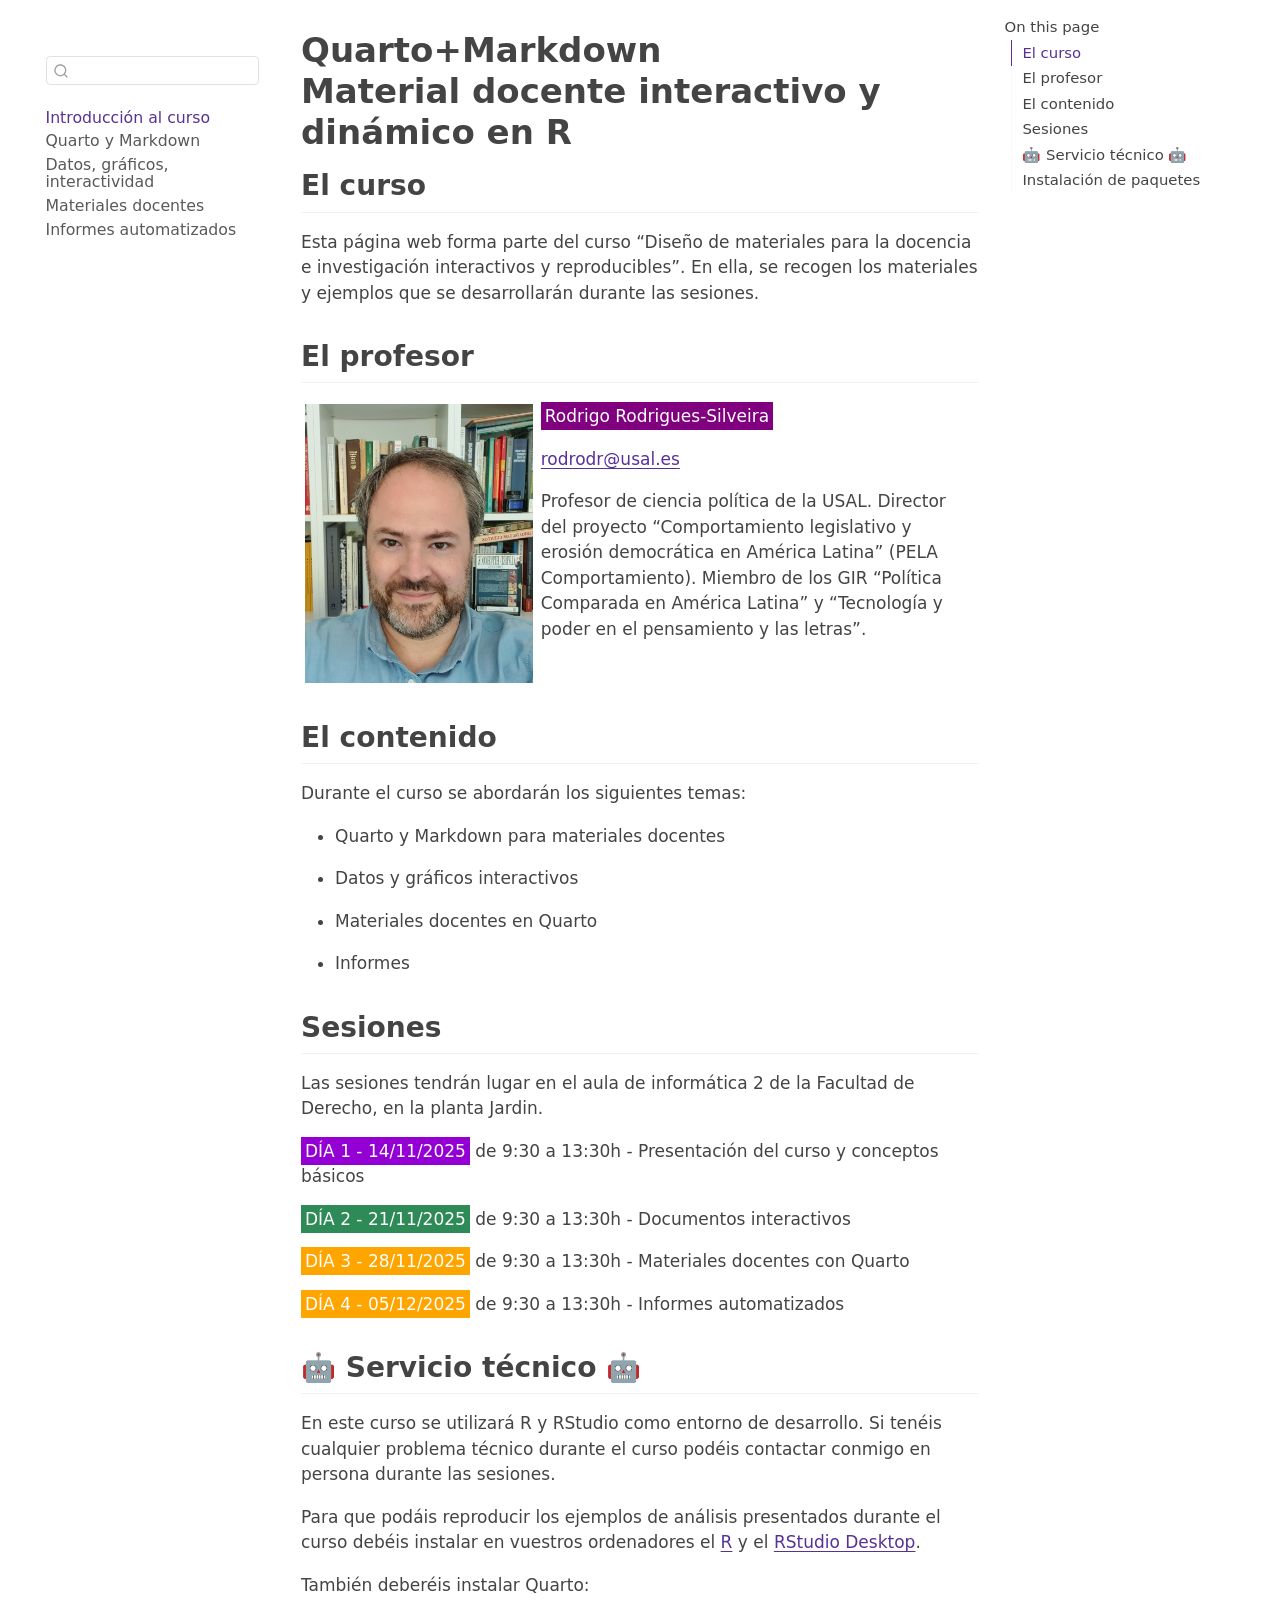
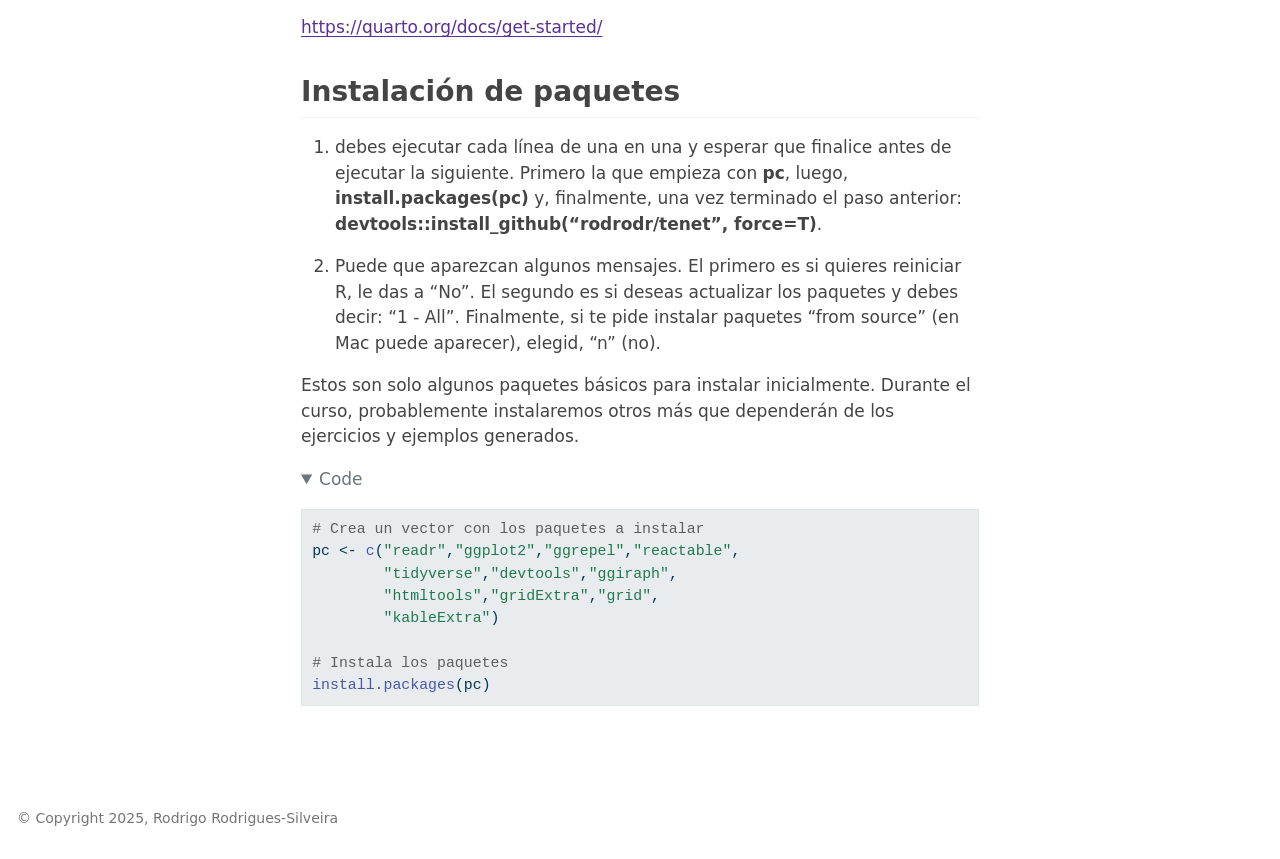
<file: intro.html>
<!DOCTYPE html>
<html xmlns="http://www.w3.org/1999/xhtml" lang="en" xml:lang="en"><head>

<meta charset="utf-8">
<meta name="generator" content="quarto-1.8.24">

<meta name="viewport" content="width=device-width, initial-scale=1.0, user-scalable=yes">


<title>Quarto+Markdown Material docente interactivo y dinámico en R – Quarto+Markdown &lt;br&gt;Materiales docentes</title>
<style>
code{white-space: pre-wrap;}
span.smallcaps{font-variant: small-caps;}
div.columns{display: flex; gap: min(4vw, 1.5em);}
div.column{flex: auto; overflow-x: auto;}
div.hanging-indent{margin-left: 1.5em; text-indent: -1.5em;}
ul.task-list{list-style: none;}
ul.task-list li input[type="checkbox"] {
  width: 0.8em;
  margin: 0 0.8em 0.2em -1em; /* quarto-specific, see https://github.com/quarto-dev/quarto-cli/issues/4556 */ 
  vertical-align: middle;
}
/* CSS for syntax highlighting */
html { -webkit-text-size-adjust: 100%; }
pre > code.sourceCode { white-space: pre; position: relative; }
pre > code.sourceCode > span { display: inline-block; line-height: 1.25; }
pre > code.sourceCode > span:empty { height: 1.2em; }
.sourceCode { overflow: visible; }
code.sourceCode > span { color: inherit; text-decoration: inherit; }
div.sourceCode { margin: 1em 0; }
pre.sourceCode { margin: 0; }
@media screen {
div.sourceCode { overflow: auto; }
}
@media print {
pre > code.sourceCode { white-space: pre-wrap; }
pre > code.sourceCode > span { text-indent: -5em; padding-left: 5em; }
}
pre.numberSource code
  { counter-reset: source-line 0; }
pre.numberSource code > span
  { position: relative; left: -4em; counter-increment: source-line; }
pre.numberSource code > span > a:first-child::before
  { content: counter(source-line);
    position: relative; left: -1em; text-align: right; vertical-align: baseline;
    border: none; display: inline-block;
    -webkit-touch-callout: none; -webkit-user-select: none;
    -khtml-user-select: none; -moz-user-select: none;
    -ms-user-select: none; user-select: none;
    padding: 0 4px; width: 4em;
  }
pre.numberSource { margin-left: 3em;  padding-left: 4px; }
div.sourceCode
  {   }
@media screen {
pre > code.sourceCode > span > a:first-child::before { text-decoration: underline; }
}
</style>


<script src="site_libs/quarto-nav/quarto-nav.js"></script>
<script src="site_libs/quarto-nav/headroom.min.js"></script>
<script src="site_libs/clipboard/clipboard.min.js"></script>
<script src="site_libs/quarto-search/autocomplete.umd.js"></script>
<script src="site_libs/quarto-search/fuse.min.js"></script>
<script src="site_libs/quarto-search/quarto-search.js"></script>
<meta name="quarto:offset" content="./">
<script src="site_libs/quarto-html/quarto.js" type="module"></script>
<script src="site_libs/quarto-html/tabsets/tabsets.js" type="module"></script>
<script src="site_libs/quarto-html/axe/axe-check.js" type="module"></script>
<script src="site_libs/quarto-html/popper.min.js"></script>
<script src="site_libs/quarto-html/tippy.umd.min.js"></script>
<script src="site_libs/quarto-html/anchor.min.js"></script>
<link href="site_libs/quarto-html/tippy.css" rel="stylesheet">
<link href="site_libs/quarto-html/quarto-syntax-highlighting-dc55a5b9e770e841cd82e46aadbfb9b0.css" rel="stylesheet" id="quarto-text-highlighting-styles">
<script src="site_libs/bootstrap/bootstrap.min.js"></script>
<link href="site_libs/bootstrap/bootstrap-icons.css" rel="stylesheet">
<link href="site_libs/bootstrap/bootstrap-9cbc148dd616713867d17a6e6a12d7db.min.css" rel="stylesheet" append-hash="true" id="quarto-bootstrap" data-mode="light">
<script id="quarto-search-options" type="application/json">{
  "location": "sidebar",
  "copy-button": false,
  "collapse-after": 3,
  "panel-placement": "start",
  "type": "textbox",
  "limit": 50,
  "keyboard-shortcut": [
    "f",
    "/",
    "s"
  ],
  "show-item-context": false,
  "language": {
    "search-no-results-text": "No results",
    "search-matching-documents-text": "matching documents",
    "search-copy-link-title": "Copy link to search",
    "search-hide-matches-text": "Hide additional matches",
    "search-more-match-text": "more match in this document",
    "search-more-matches-text": "more matches in this document",
    "search-clear-button-title": "Clear",
    "search-text-placeholder": "",
    "search-detached-cancel-button-title": "Cancel",
    "search-submit-button-title": "Submit",
    "search-label": "Search"
  }
}</script>


<link rel="stylesheet" href="styles.css">
</head>

<body class="nav-sidebar floating quarto-light">

<div id="quarto-search-results"></div>
  <header id="quarto-header" class="headroom fixed-top">
  <nav class="quarto-secondary-nav">
    <div class="container-fluid d-flex">
      <button type="button" class="quarto-btn-toggle btn" data-bs-toggle="collapse" role="button" data-bs-target=".quarto-sidebar-collapse-item" aria-controls="quarto-sidebar" aria-expanded="false" aria-label="Toggle sidebar navigation" onclick="if (window.quartoToggleHeadroom) { window.quartoToggleHeadroom(); }">
        <i class="bi bi-layout-text-sidebar-reverse"></i>
      </button>
        <nav class="quarto-page-breadcrumbs" aria-label="breadcrumb"><ol class="breadcrumb"><li class="breadcrumb-item"><a href="./intro.html">Introducción al curso</a></li></ol></nav>
        <a class="flex-grow-1" role="navigation" data-bs-toggle="collapse" data-bs-target=".quarto-sidebar-collapse-item" aria-controls="quarto-sidebar" aria-expanded="false" aria-label="Toggle sidebar navigation" onclick="if (window.quartoToggleHeadroom) { window.quartoToggleHeadroom(); }">      
        </a>
      <button type="button" class="btn quarto-search-button" aria-label="Search" onclick="window.quartoOpenSearch();">
        <i class="bi bi-search"></i>
      </button>
    </div>
  </nav>
</header>
<!-- content -->
<div id="quarto-content" class="quarto-container page-columns page-rows-contents page-layout-article">
<!-- sidebar -->
  <nav id="quarto-sidebar" class="sidebar collapse collapse-horizontal quarto-sidebar-collapse-item sidebar-navigation floating overflow-auto">
    <div class="pt-lg-2 mt-2 text-left sidebar-header">
      <a href="./index.html" class="sidebar-logo-link">
      </a>
      </div>
        <div class="mt-2 flex-shrink-0 align-items-center">
        <div class="sidebar-search">
        <div id="quarto-search" class="" title="Search"></div>
        </div>
        </div>
    <div class="sidebar-menu-container"> 
    <ul class="list-unstyled mt-1">
        <li class="sidebar-item">
  <div class="sidebar-item-container"> 
  <a href="./intro.html" class="sidebar-item-text sidebar-link active">
 <span class="menu-text">Introducción al curso</span></a>
  </div>
</li>
        <li class="sidebar-item">
  <div class="sidebar-item-container"> 
  <a href="./basico.html" class="sidebar-item-text sidebar-link">
 <span class="menu-text">Quarto y Markdown</span></a>
  </div>
</li>
        <li class="sidebar-item">
  <div class="sidebar-item-container"> 
  <a href="./datos.html" class="sidebar-item-text sidebar-link">
 <span class="menu-text">Datos, gráficos, interactividad</span></a>
  </div>
</li>
        <li class="sidebar-item">
  <div class="sidebar-item-container"> 
  <a href="./materiales.html" class="sidebar-item-text sidebar-link">
 <span class="menu-text">Materiales docentes</span></a>
  </div>
</li>
        <li class="sidebar-item">
  <div class="sidebar-item-container"> 
  <a href="./informes.html" class="sidebar-item-text sidebar-link">
 <span class="menu-text">Informes automatizados</span></a>
  </div>
</li>
    </ul>
    </div>
</nav>
<div id="quarto-sidebar-glass" class="quarto-sidebar-collapse-item" data-bs-toggle="collapse" data-bs-target=".quarto-sidebar-collapse-item"></div>
<!-- margin-sidebar -->
    <div id="quarto-margin-sidebar" class="sidebar margin-sidebar">
        <nav id="TOC" role="doc-toc" class="toc-active">
    <h2 id="toc-title">On this page</h2>
   
  <ul>
  <li><a href="#el-curso" id="toc-el-curso" class="nav-link active" data-scroll-target="#el-curso">El curso</a></li>
  <li><a href="#el-profesor" id="toc-el-profesor" class="nav-link" data-scroll-target="#el-profesor">El profesor</a></li>
  <li><a href="#el-contenido" id="toc-el-contenido" class="nav-link" data-scroll-target="#el-contenido">El contenido</a></li>
  <li><a href="#sesiones" id="toc-sesiones" class="nav-link" data-scroll-target="#sesiones">Sesiones</a></li>
  <li><a href="#servicio-técnico" id="toc-servicio-técnico" class="nav-link" data-scroll-target="#servicio-técnico">🤖 Servicio técnico 🤖</a></li>
  <li><a href="#instalación-de-paquetes" id="toc-instalación-de-paquetes" class="nav-link" data-scroll-target="#instalación-de-paquetes">Instalación de paquetes</a></li>
  </ul>
</nav>
    </div>
<!-- main -->
<main class="content" id="quarto-document-content">

<header id="title-block-header" class="quarto-title-block default">
<div class="quarto-title">
<h1 class="title"><b>Quarto+Markdown</b><br> Material docente interactivo y dinámico en R</h1>
</div>



<div class="quarto-title-meta">

    
  
    
  </div>
  


</header>


<section id="el-curso" class="level2">
<h2 class="anchored" data-anchor-id="el-curso">El curso</h2>
<p>Esta página web forma parte del curso “Diseño de materiales para la docencia e investigación interactivos y reproducibles”. En ella, se recogen los materiales y ejemplos que se desarrollarán durante las sesiones.</p>
</section>
<section id="el-profesor" class="level2">
<h2 class="anchored" data-anchor-id="el-profesor">El profesor</h2>
<table cellpadding="4">
<tbody><tr>
<td valign="top">
<img src="foto_rodrigo2.jpg" class="img-fluid">
</td>
<td valign="top">
<p><span style="background-color:purple;color:white;padding:4px;">Rodrigo Rodrigues-Silveira</span></p>
<p><a href="mailto:rodrodr@usal.es">rodrodr@usal.es</a></p>
Profesor de ciencia política de la USAL. Director del proyecto “Comportamiento legislativo y erosión democrática en América Latina” (PELA Comportamiento). Miembro de los GIR “Política Comparada en América Latina” y “Tecnología y poder en el pensamiento y las letras”.
</td>
</tr>
</tbody></table>
</section>
<section id="el-contenido" class="level2">
<h2 class="anchored" data-anchor-id="el-contenido">El contenido</h2>
<p>Durante el curso se abordarán los siguientes temas:</p>
<ul>
<li><p><span style="background: url(https://s2.svgbox.net/pen-brushes.svg?ic=brush-1&amp;color=orange);">Quarto y Markdown</span> para materiales docentes</p></li>
<li><p>Datos y gráficos <span style="background: url(https://s2.svgbox.net/pen-brushes.svg?ic=brush-2&amp;color=pink);">interactivos</span></p></li>
<li><p>Materiales docentes en Quarto</p></li>
<li><p>Informes <span style="background: url(https://s2.svgbox.net/pen-brushes.svg?ic=brush-3&amp;color=purple);color:white"><b>automatizados</b></span></p></li>
</ul>
</section>
<section id="sesiones" class="level2">
<h2 class="anchored" data-anchor-id="sesiones">Sesiones</h2>
<p>Las sesiones tendrán lugar en el aula de informática 2 de la Facultad de Derecho, en la planta Jardin.</p>
<p><span style="background-color:darkviolet;color:white;padding:4px;">DÍA 1 - 14/11/2025</span> de 9:30 a 13:30h - Presentación del curso y conceptos básicos</p>
<p><span style="background-color:seagreen;color:white;padding:4px; ">DÍA 2 - 21/11/2025</span> de 9:30 a 13:30h - Documentos interactivos</p>
<p><span style="background-color:orange;color:white;padding:4px;">DÍA 3 - 28/11/2025</span> de 9:30 a 13:30h - Materiales docentes con Quarto</p>
<p><span style="background-color:orange;color:white;padding:4px;">DÍA 4 - 05/12/2025</span> de 9:30 a 13:30h - Informes automatizados</p>
</section>
<section id="servicio-técnico" class="level2">
<h2 class="anchored" data-anchor-id="servicio-técnico">🤖 Servicio técnico 🤖</h2>
<p>En este curso se utilizará R y RStudio como entorno de desarrollo. Si tenéis cualquier problema técnico durante el curso podéis contactar conmigo en persona durante las sesiones.</p>
<p>Para que podáis reproducir los ejemplos de análisis presentados durante el curso debéis instalar en vuestros ordenadores el <a href="https://cran.r-project.org/">R</a> y el <a href="https://posit.co/downloads/">RStudio Desktop</a>.</p>
<p>También deberéis instalar Quarto:</p>
<p><a href="https://quarto.org/docs/get-started/" target="_blank">https://quarto.org/docs/get-started/</a></p>
</section>
<section id="instalación-de-paquetes" class="level2">
<h2 class="anchored" data-anchor-id="instalación-de-paquetes">Instalación de paquetes</h2>
<ol type="1">
<li><p>debes ejecutar cada línea de una en una y esperar que finalice antes de ejecutar la siguiente. Primero la que empieza con <strong>pc</strong>, luego, <strong>install.packages(pc)</strong> y, finalmente, una vez terminado el paso anterior: <strong>devtools::install_github(“rodrodr/tenet”, force=T)</strong>.</p></li>
<li><p>Puede que aparezcan algunos mensajes. El primero es si quieres reiniciar R, le das a “No”. El segundo es si deseas actualizar los paquetes y debes decir: “1 - All”. Finalmente, si te pide instalar paquetes “from source” (en Mac puede aparecer), elegid, “n” (no).</p></li>
</ol>
<p>Estos son solo algunos paquetes básicos para instalar inicialmente. Durante el curso, probablemente instalaremos otros más que dependerán de los ejercicios y ejemplos generados.</p>
<div class="cell">
<details open="" class="code-fold">
<summary>Code</summary>
<div class="code-copy-outer-scaffold"><div class="sourceCode cell-code" id="cb1"><pre class="sourceCode r code-with-copy"><code class="sourceCode r"><span id="cb1-1"><a href="#cb1-1" aria-hidden="true" tabindex="-1"></a><span class="co"># Crea un vector con los paquetes a instalar</span></span>
<span id="cb1-2"><a href="#cb1-2" aria-hidden="true" tabindex="-1"></a>pc <span class="ot">&lt;-</span> <span class="fu">c</span>(<span class="st">"readr"</span>,<span class="st">"ggplot2"</span>,<span class="st">"ggrepel"</span>,<span class="st">"reactable"</span>,</span>
<span id="cb1-3"><a href="#cb1-3" aria-hidden="true" tabindex="-1"></a>        <span class="st">"tidyverse"</span>,<span class="st">"devtools"</span>,<span class="st">"ggiraph"</span>,</span>
<span id="cb1-4"><a href="#cb1-4" aria-hidden="true" tabindex="-1"></a>        <span class="st">"htmltools"</span>,<span class="st">"gridExtra"</span>,<span class="st">"grid"</span>,</span>
<span id="cb1-5"><a href="#cb1-5" aria-hidden="true" tabindex="-1"></a>        <span class="st">"kableExtra"</span>)</span>
<span id="cb1-6"><a href="#cb1-6" aria-hidden="true" tabindex="-1"></a></span>
<span id="cb1-7"><a href="#cb1-7" aria-hidden="true" tabindex="-1"></a><span class="co"># Instala los paquetes</span></span>
<span id="cb1-8"><a href="#cb1-8" aria-hidden="true" tabindex="-1"></a><span class="fu">install.packages</span>(pc)</span></code></pre></div><button title="Copy to Clipboard" class="code-copy-button"><i class="bi"></i></button></div>
</details>
</div>


</section>

</main> <!-- /main -->
<script id="quarto-html-after-body" type="application/javascript">
  window.document.addEventListener("DOMContentLoaded", function (event) {
    const icon = "";
    const anchorJS = new window.AnchorJS();
    anchorJS.options = {
      placement: 'right',
      icon: icon
    };
    anchorJS.add('.anchored');
    const isCodeAnnotation = (el) => {
      for (const clz of el.classList) {
        if (clz.startsWith('code-annotation-')) {                     
          return true;
        }
      }
      return false;
    }
    const onCopySuccess = function(e) {
      // button target
      const button = e.trigger;
      // don't keep focus
      button.blur();
      // flash "checked"
      button.classList.add('code-copy-button-checked');
      var currentTitle = button.getAttribute("title");
      button.setAttribute("title", "Copied!");
      let tooltip;
      if (window.bootstrap) {
        button.setAttribute("data-bs-toggle", "tooltip");
        button.setAttribute("data-bs-placement", "left");
        button.setAttribute("data-bs-title", "Copied!");
        tooltip = new bootstrap.Tooltip(button, 
          { trigger: "manual", 
            customClass: "code-copy-button-tooltip",
            offset: [0, -8]});
        tooltip.show();    
      }
      setTimeout(function() {
        if (tooltip) {
          tooltip.hide();
          button.removeAttribute("data-bs-title");
          button.removeAttribute("data-bs-toggle");
          button.removeAttribute("data-bs-placement");
        }
        button.setAttribute("title", currentTitle);
        button.classList.remove('code-copy-button-checked');
      }, 1000);
      // clear code selection
      e.clearSelection();
    }
    const getTextToCopy = function(trigger) {
      const outerScaffold = trigger.parentElement.cloneNode(true);
      const codeEl = outerScaffold.querySelector('code');
      for (const childEl of codeEl.children) {
        if (isCodeAnnotation(childEl)) {
          childEl.remove();
        }
      }
      return codeEl.innerText;
    }
    const clipboard = new window.ClipboardJS('.code-copy-button:not([data-in-quarto-modal])', {
      text: getTextToCopy
    });
    clipboard.on('success', onCopySuccess);
    if (window.document.getElementById('quarto-embedded-source-code-modal')) {
      const clipboardModal = new window.ClipboardJS('.code-copy-button[data-in-quarto-modal]', {
        text: getTextToCopy,
        container: window.document.getElementById('quarto-embedded-source-code-modal')
      });
      clipboardModal.on('success', onCopySuccess);
    }
      var localhostRegex = new RegExp(/^(?:http|https):\/\/localhost\:?[0-9]*\//);
      var mailtoRegex = new RegExp(/^mailto:/);
        var filterRegex = new RegExp('/' + window.location.host + '/');
      var isInternal = (href) => {
          return filterRegex.test(href) || localhostRegex.test(href) || mailtoRegex.test(href);
      }
      // Inspect non-navigation links and adorn them if external
     var links = window.document.querySelectorAll('a[href]:not(.nav-link):not(.navbar-brand):not(.toc-action):not(.sidebar-link):not(.sidebar-item-toggle):not(.pagination-link):not(.no-external):not([aria-hidden]):not(.dropdown-item):not(.quarto-navigation-tool):not(.about-link)');
      for (var i=0; i<links.length; i++) {
        const link = links[i];
        if (!isInternal(link.href)) {
          // undo the damage that might have been done by quarto-nav.js in the case of
          // links that we want to consider external
          if (link.dataset.originalHref !== undefined) {
            link.href = link.dataset.originalHref;
          }
        }
      }
    function tippyHover(el, contentFn, onTriggerFn, onUntriggerFn) {
      const config = {
        allowHTML: true,
        maxWidth: 500,
        delay: 100,
        arrow: false,
        appendTo: function(el) {
            return el.parentElement;
        },
        interactive: true,
        interactiveBorder: 10,
        theme: 'quarto',
        placement: 'bottom-start',
      };
      if (contentFn) {
        config.content = contentFn;
      }
      if (onTriggerFn) {
        config.onTrigger = onTriggerFn;
      }
      if (onUntriggerFn) {
        config.onUntrigger = onUntriggerFn;
      }
      window.tippy(el, config); 
    }
    const noterefs = window.document.querySelectorAll('a[role="doc-noteref"]');
    for (var i=0; i<noterefs.length; i++) {
      const ref = noterefs[i];
      tippyHover(ref, function() {
        // use id or data attribute instead here
        let href = ref.getAttribute('data-footnote-href') || ref.getAttribute('href');
        try { href = new URL(href).hash; } catch {}
        const id = href.replace(/^#\/?/, "");
        const note = window.document.getElementById(id);
        if (note) {
          return note.innerHTML;
        } else {
          return "";
        }
      });
    }
    const xrefs = window.document.querySelectorAll('a.quarto-xref');
    const processXRef = (id, note) => {
      // Strip column container classes
      const stripColumnClz = (el) => {
        el.classList.remove("page-full", "page-columns");
        if (el.children) {
          for (const child of el.children) {
            stripColumnClz(child);
          }
        }
      }
      stripColumnClz(note)
      if (id === null || id.startsWith('sec-')) {
        // Special case sections, only their first couple elements
        const container = document.createElement("div");
        if (note.children && note.children.length > 2) {
          container.appendChild(note.children[0].cloneNode(true));
          for (let i = 1; i < note.children.length; i++) {
            const child = note.children[i];
            if (child.tagName === "P" && child.innerText === "") {
              continue;
            } else {
              container.appendChild(child.cloneNode(true));
              break;
            }
          }
          if (window.Quarto?.typesetMath) {
            window.Quarto.typesetMath(container);
          }
          return container.innerHTML
        } else {
          if (window.Quarto?.typesetMath) {
            window.Quarto.typesetMath(note);
          }
          return note.innerHTML;
        }
      } else {
        // Remove any anchor links if they are present
        const anchorLink = note.querySelector('a.anchorjs-link');
        if (anchorLink) {
          anchorLink.remove();
        }
        if (window.Quarto?.typesetMath) {
          window.Quarto.typesetMath(note);
        }
        if (note.classList.contains("callout")) {
          return note.outerHTML;
        } else {
          return note.innerHTML;
        }
      }
    }
    for (var i=0; i<xrefs.length; i++) {
      const xref = xrefs[i];
      tippyHover(xref, undefined, function(instance) {
        instance.disable();
        let url = xref.getAttribute('href');
        let hash = undefined; 
        if (url.startsWith('#')) {
          hash = url;
        } else {
          try { hash = new URL(url).hash; } catch {}
        }
        if (hash) {
          const id = hash.replace(/^#\/?/, "");
          const note = window.document.getElementById(id);
          if (note !== null) {
            try {
              const html = processXRef(id, note.cloneNode(true));
              instance.setContent(html);
            } finally {
              instance.enable();
              instance.show();
            }
          } else {
            // See if we can fetch this
            fetch(url.split('#')[0])
            .then(res => res.text())
            .then(html => {
              const parser = new DOMParser();
              const htmlDoc = parser.parseFromString(html, "text/html");
              const note = htmlDoc.getElementById(id);
              if (note !== null) {
                const html = processXRef(id, note);
                instance.setContent(html);
              } 
            }).finally(() => {
              instance.enable();
              instance.show();
            });
          }
        } else {
          // See if we can fetch a full url (with no hash to target)
          // This is a special case and we should probably do some content thinning / targeting
          fetch(url)
          .then(res => res.text())
          .then(html => {
            const parser = new DOMParser();
            const htmlDoc = parser.parseFromString(html, "text/html");
            const note = htmlDoc.querySelector('main.content');
            if (note !== null) {
              // This should only happen for chapter cross references
              // (since there is no id in the URL)
              // remove the first header
              if (note.children.length > 0 && note.children[0].tagName === "HEADER") {
                note.children[0].remove();
              }
              const html = processXRef(null, note);
              instance.setContent(html);
            } 
          }).finally(() => {
            instance.enable();
            instance.show();
          });
        }
      }, function(instance) {
      });
    }
        let selectedAnnoteEl;
        const selectorForAnnotation = ( cell, annotation) => {
          let cellAttr = 'data-code-cell="' + cell + '"';
          let lineAttr = 'data-code-annotation="' +  annotation + '"';
          const selector = 'span[' + cellAttr + '][' + lineAttr + ']';
          return selector;
        }
        const selectCodeLines = (annoteEl) => {
          const doc = window.document;
          const targetCell = annoteEl.getAttribute("data-target-cell");
          const targetAnnotation = annoteEl.getAttribute("data-target-annotation");
          const annoteSpan = window.document.querySelector(selectorForAnnotation(targetCell, targetAnnotation));
          const lines = annoteSpan.getAttribute("data-code-lines").split(",");
          const lineIds = lines.map((line) => {
            return targetCell + "-" + line;
          })
          let top = null;
          let height = null;
          let parent = null;
          if (lineIds.length > 0) {
              //compute the position of the single el (top and bottom and make a div)
              const el = window.document.getElementById(lineIds[0]);
              top = el.offsetTop;
              height = el.offsetHeight;
              parent = el.parentElement.parentElement;
            if (lineIds.length > 1) {
              const lastEl = window.document.getElementById(lineIds[lineIds.length - 1]);
              const bottom = lastEl.offsetTop + lastEl.offsetHeight;
              height = bottom - top;
            }
            if (top !== null && height !== null && parent !== null) {
              // cook up a div (if necessary) and position it 
              let div = window.document.getElementById("code-annotation-line-highlight");
              if (div === null) {
                div = window.document.createElement("div");
                div.setAttribute("id", "code-annotation-line-highlight");
                div.style.position = 'absolute';
                parent.appendChild(div);
              }
              div.style.top = top - 2 + "px";
              div.style.height = height + 4 + "px";
              div.style.left = 0;
              let gutterDiv = window.document.getElementById("code-annotation-line-highlight-gutter");
              if (gutterDiv === null) {
                gutterDiv = window.document.createElement("div");
                gutterDiv.setAttribute("id", "code-annotation-line-highlight-gutter");
                gutterDiv.style.position = 'absolute';
                const codeCell = window.document.getElementById(targetCell);
                const gutter = codeCell.querySelector('.code-annotation-gutter');
                gutter.appendChild(gutterDiv);
              }
              gutterDiv.style.top = top - 2 + "px";
              gutterDiv.style.height = height + 4 + "px";
            }
            selectedAnnoteEl = annoteEl;
          }
        };
        const unselectCodeLines = () => {
          const elementsIds = ["code-annotation-line-highlight", "code-annotation-line-highlight-gutter"];
          elementsIds.forEach((elId) => {
            const div = window.document.getElementById(elId);
            if (div) {
              div.remove();
            }
          });
          selectedAnnoteEl = undefined;
        };
          // Handle positioning of the toggle
      window.addEventListener(
        "resize",
        throttle(() => {
          elRect = undefined;
          if (selectedAnnoteEl) {
            selectCodeLines(selectedAnnoteEl);
          }
        }, 10)
      );
      function throttle(fn, ms) {
      let throttle = false;
      let timer;
        return (...args) => {
          if(!throttle) { // first call gets through
              fn.apply(this, args);
              throttle = true;
          } else { // all the others get throttled
              if(timer) clearTimeout(timer); // cancel #2
              timer = setTimeout(() => {
                fn.apply(this, args);
                timer = throttle = false;
              }, ms);
          }
        };
      }
        // Attach click handler to the DT
        const annoteDls = window.document.querySelectorAll('dt[data-target-cell]');
        for (const annoteDlNode of annoteDls) {
          annoteDlNode.addEventListener('click', (event) => {
            const clickedEl = event.target;
            if (clickedEl !== selectedAnnoteEl) {
              unselectCodeLines();
              const activeEl = window.document.querySelector('dt[data-target-cell].code-annotation-active');
              if (activeEl) {
                activeEl.classList.remove('code-annotation-active');
              }
              selectCodeLines(clickedEl);
              clickedEl.classList.add('code-annotation-active');
            } else {
              // Unselect the line
              unselectCodeLines();
              clickedEl.classList.remove('code-annotation-active');
            }
          });
        }
    const findCites = (el) => {
      const parentEl = el.parentElement;
      if (parentEl) {
        const cites = parentEl.dataset.cites;
        if (cites) {
          return {
            el,
            cites: cites.split(' ')
          };
        } else {
          return findCites(el.parentElement)
        }
      } else {
        return undefined;
      }
    };
    var bibliorefs = window.document.querySelectorAll('a[role="doc-biblioref"]');
    for (var i=0; i<bibliorefs.length; i++) {
      const ref = bibliorefs[i];
      const citeInfo = findCites(ref);
      if (citeInfo) {
        tippyHover(citeInfo.el, function() {
          var popup = window.document.createElement('div');
          citeInfo.cites.forEach(function(cite) {
            var citeDiv = window.document.createElement('div');
            citeDiv.classList.add('hanging-indent');
            citeDiv.classList.add('csl-entry');
            var biblioDiv = window.document.getElementById('ref-' + cite);
            if (biblioDiv) {
              citeDiv.innerHTML = biblioDiv.innerHTML;
            }
            popup.appendChild(citeDiv);
          });
          return popup.innerHTML;
        });
      }
    }
  });
  </script>
</div> <!-- /content -->
<footer class="footer">
  <div class="nav-footer">
    <div class="nav-footer-left">
<p>© Copyright 2025, Rodrigo Rodrigues-Silveira</p>
</div>   
    <div class="nav-footer-center">
      &nbsp;
    </div>
    <div class="nav-footer-right">
      &nbsp;
    </div>
  </div>
</footer>




</body></html>
</file>
<file: site_libs/quarto-html/tippy.css>
.tippy-box[data-animation=fade][data-state=hidden]{opacity:0}[data-tippy-root]{max-width:calc(100vw - 10px)}.tippy-box{position:relative;background-color:#333;color:#fff;border-radius:4px;font-size:14px;line-height:1.4;white-space:normal;outline:0;transition-property:transform,visibility,opacity}.tippy-box[data-placement^=top]>.tippy-arrow{bottom:0}.tippy-box[data-placement^=top]>.tippy-arrow:before{bottom:-7px;left:0;border-width:8px 8px 0;border-top-color:initial;transform-origin:center top}.tippy-box[data-placement^=bottom]>.tippy-arrow{top:0}.tippy-box[data-placement^=bottom]>.tippy-arrow:before{top:-7px;left:0;border-width:0 8px 8px;border-bottom-color:initial;transform-origin:center bottom}.tippy-box[data-placement^=left]>.tippy-arrow{right:0}.tippy-box[data-placement^=left]>.tippy-arrow:before{border-width:8px 0 8px 8px;border-left-color:initial;right:-7px;transform-origin:center left}.tippy-box[data-placement^=right]>.tippy-arrow{left:0}.tippy-box[data-placement^=right]>.tippy-arrow:before{left:-7px;border-width:8px 8px 8px 0;border-right-color:initial;transform-origin:center right}.tippy-box[data-inertia][data-state=visible]{transition-timing-function:cubic-bezier(.54,1.5,.38,1.11)}.tippy-arrow{width:16px;height:16px;color:#333}.tippy-arrow:before{content:"";position:absolute;border-color:transparent;border-style:solid}.tippy-content{position:relative;padding:5px 9px;z-index:1}
</file>
<file: site_libs/quarto-html/quarto-syntax-highlighting-dc55a5b9e770e841cd82e46aadbfb9b0.css>
/* quarto syntax highlight colors */
:root {
  --quarto-hl-ot-color: #003B4F;
  --quarto-hl-at-color: #657422;
  --quarto-hl-ss-color: #20794D;
  --quarto-hl-an-color: #5E5E5E;
  --quarto-hl-fu-color: #4758AB;
  --quarto-hl-st-color: #20794D;
  --quarto-hl-cf-color: #003B4F;
  --quarto-hl-op-color: #5E5E5E;
  --quarto-hl-er-color: #AD0000;
  --quarto-hl-bn-color: #AD0000;
  --quarto-hl-al-color: #AD0000;
  --quarto-hl-va-color: #111111;
  --quarto-hl-bu-color: inherit;
  --quarto-hl-ex-color: inherit;
  --quarto-hl-pp-color: #AD0000;
  --quarto-hl-in-color: #5E5E5E;
  --quarto-hl-vs-color: #20794D;
  --quarto-hl-wa-color: #5E5E5E;
  --quarto-hl-do-color: #5E5E5E;
  --quarto-hl-im-color: #00769E;
  --quarto-hl-ch-color: #20794D;
  --quarto-hl-dt-color: #AD0000;
  --quarto-hl-fl-color: #AD0000;
  --quarto-hl-co-color: #5E5E5E;
  --quarto-hl-cv-color: #5E5E5E;
  --quarto-hl-cn-color: #8f5902;
  --quarto-hl-sc-color: #5E5E5E;
  --quarto-hl-dv-color: #AD0000;
  --quarto-hl-kw-color: #003B4F;
}

/* other quarto variables */
:root {
  --quarto-font-monospace: SFMono-Regular, Menlo, Monaco, Consolas, "Liberation Mono", "Courier New", monospace;
}

/* syntax highlight based on Pandoc's rules */
pre > code.sourceCode > span {
  color: #003B4F;
}

code.sourceCode > span {
  color: #003B4F;
}

div.sourceCode,
div.sourceCode pre.sourceCode {
  color: #003B4F;
}

/* Normal */
code span {
  color: #003B4F;
}

/* Alert */
code span.al {
  color: #AD0000;
  font-style: inherit;
}

/* Annotation */
code span.an {
  color: #5E5E5E;
  font-style: inherit;
}

/* Attribute */
code span.at {
  color: #657422;
  font-style: inherit;
}

/* BaseN */
code span.bn {
  color: #AD0000;
  font-style: inherit;
}

/* BuiltIn */
code span.bu {
  font-style: inherit;
}

/* ControlFlow */
code span.cf {
  color: #003B4F;
  font-weight: bold;
  font-style: inherit;
}

/* Char */
code span.ch {
  color: #20794D;
  font-style: inherit;
}

/* Constant */
code span.cn {
  color: #8f5902;
  font-style: inherit;
}

/* Comment */
code span.co {
  color: #5E5E5E;
  font-style: inherit;
}

/* CommentVar */
code span.cv {
  color: #5E5E5E;
  font-style: italic;
}

/* Documentation */
code span.do {
  color: #5E5E5E;
  font-style: italic;
}

/* DataType */
code span.dt {
  color: #AD0000;
  font-style: inherit;
}

/* DecVal */
code span.dv {
  color: #AD0000;
  font-style: inherit;
}

/* Error */
code span.er {
  color: #AD0000;
  font-style: inherit;
}

/* Extension */
code span.ex {
  font-style: inherit;
}

/* Float */
code span.fl {
  color: #AD0000;
  font-style: inherit;
}

/* Function */
code span.fu {
  color: #4758AB;
  font-style: inherit;
}

/* Import */
code span.im {
  color: #00769E;
  font-style: inherit;
}

/* Information */
code span.in {
  color: #5E5E5E;
  font-style: inherit;
}

/* Keyword */
code span.kw {
  color: #003B4F;
  font-weight: bold;
  font-style: inherit;
}

/* Operator */
code span.op {
  color: #5E5E5E;
  font-style: inherit;
}

/* Other */
code span.ot {
  color: #003B4F;
  font-style: inherit;
}

/* Preprocessor */
code span.pp {
  color: #AD0000;
  font-style: inherit;
}

/* SpecialChar */
code span.sc {
  color: #5E5E5E;
  font-style: inherit;
}

/* SpecialString */
code span.ss {
  color: #20794D;
  font-style: inherit;
}

/* String */
code span.st {
  color: #20794D;
  font-style: inherit;
}

/* Variable */
code span.va {
  color: #111111;
  font-style: inherit;
}

/* VerbatimString */
code span.vs {
  color: #20794D;
  font-style: inherit;
}

/* Warning */
code span.wa {
  color: #5E5E5E;
  font-style: italic;
}

.prevent-inlining {
  content: "</";
}

/*# sourceMappingURL=21f0b8dca5c347bd0a806dc2ce2adfe3.css.map */
</file>
<file: styles.css>
/* css styles */

<style>
    .highlight {
        background: url(https://s2.svgbox.net/pen-brushes.svg?ic=brush-1&color=ffff43);
    }
    .text-start{
    font-weight: bold;
    font-size: 14px;
    }
    
    .cell-output-stdout code {
        word-break: break-wor !important;
        white-space: pre-wrap !important;
    }
   
</style>
</file>
